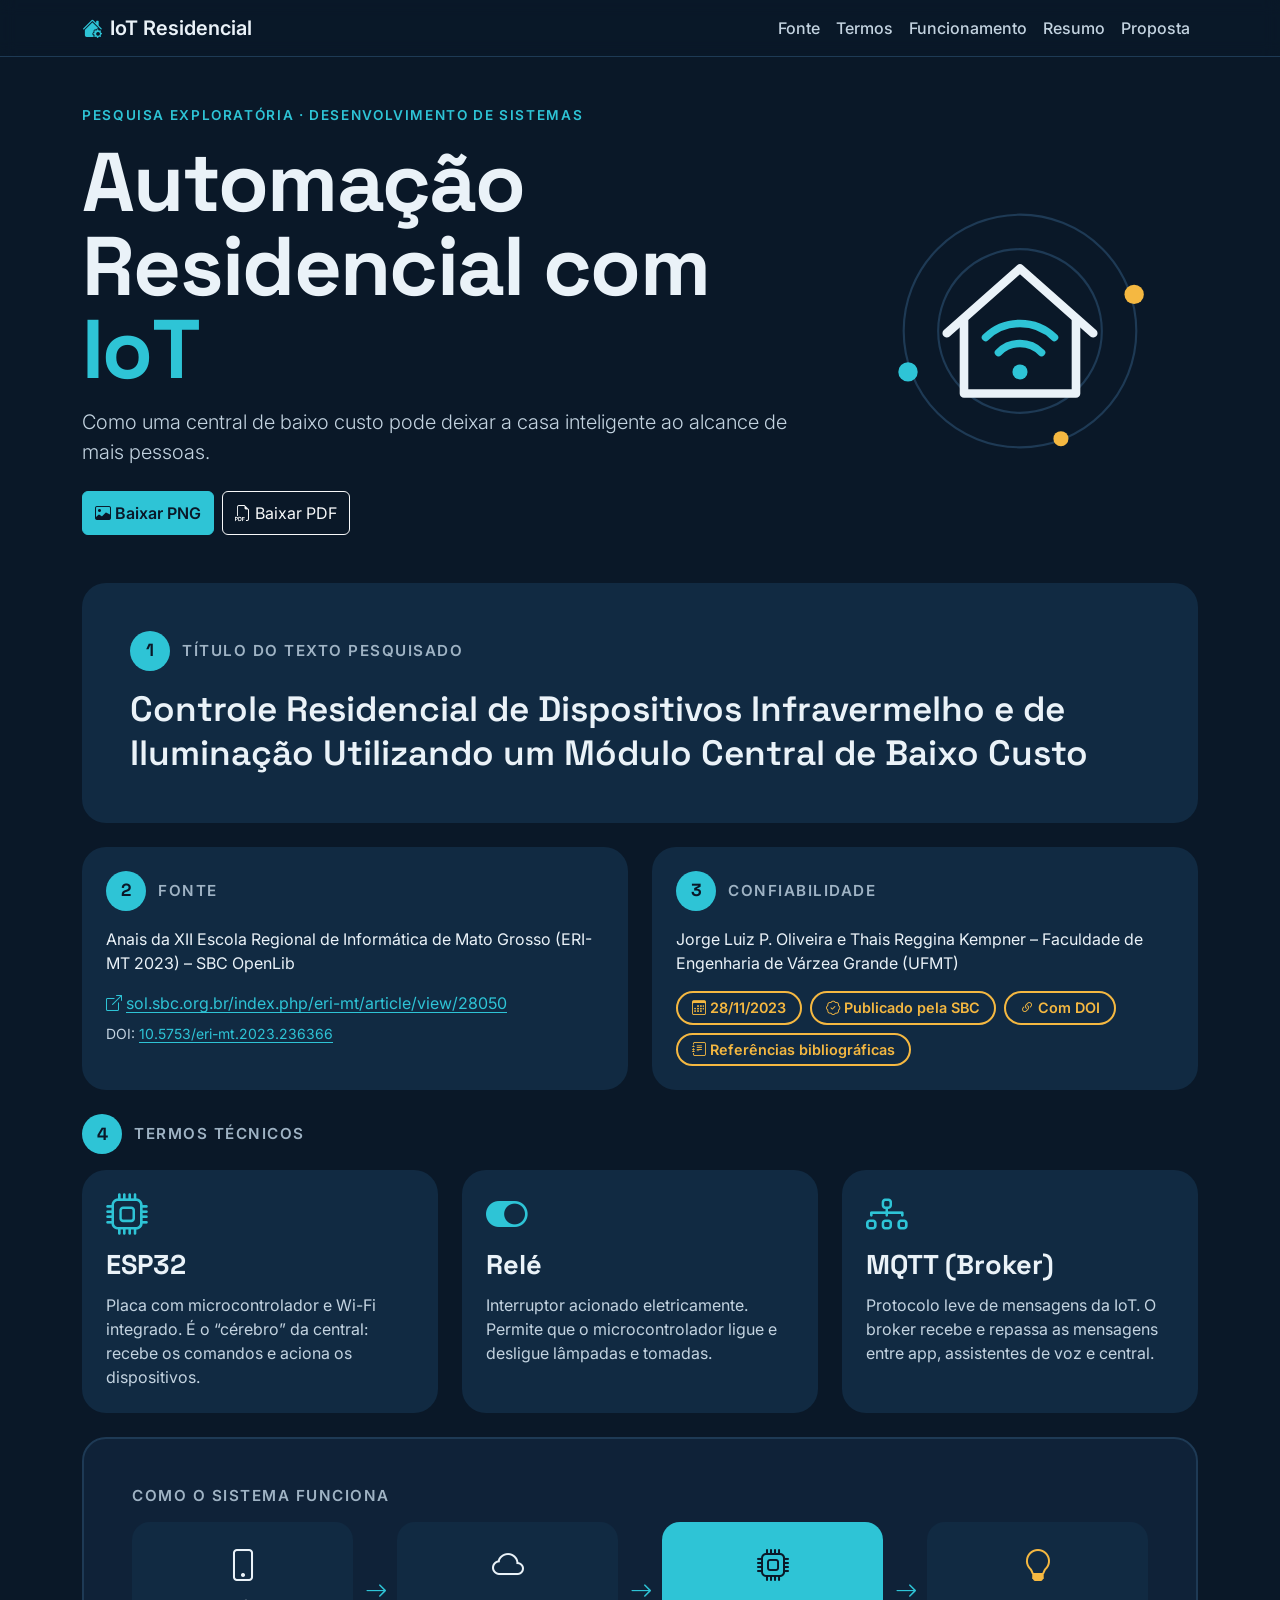
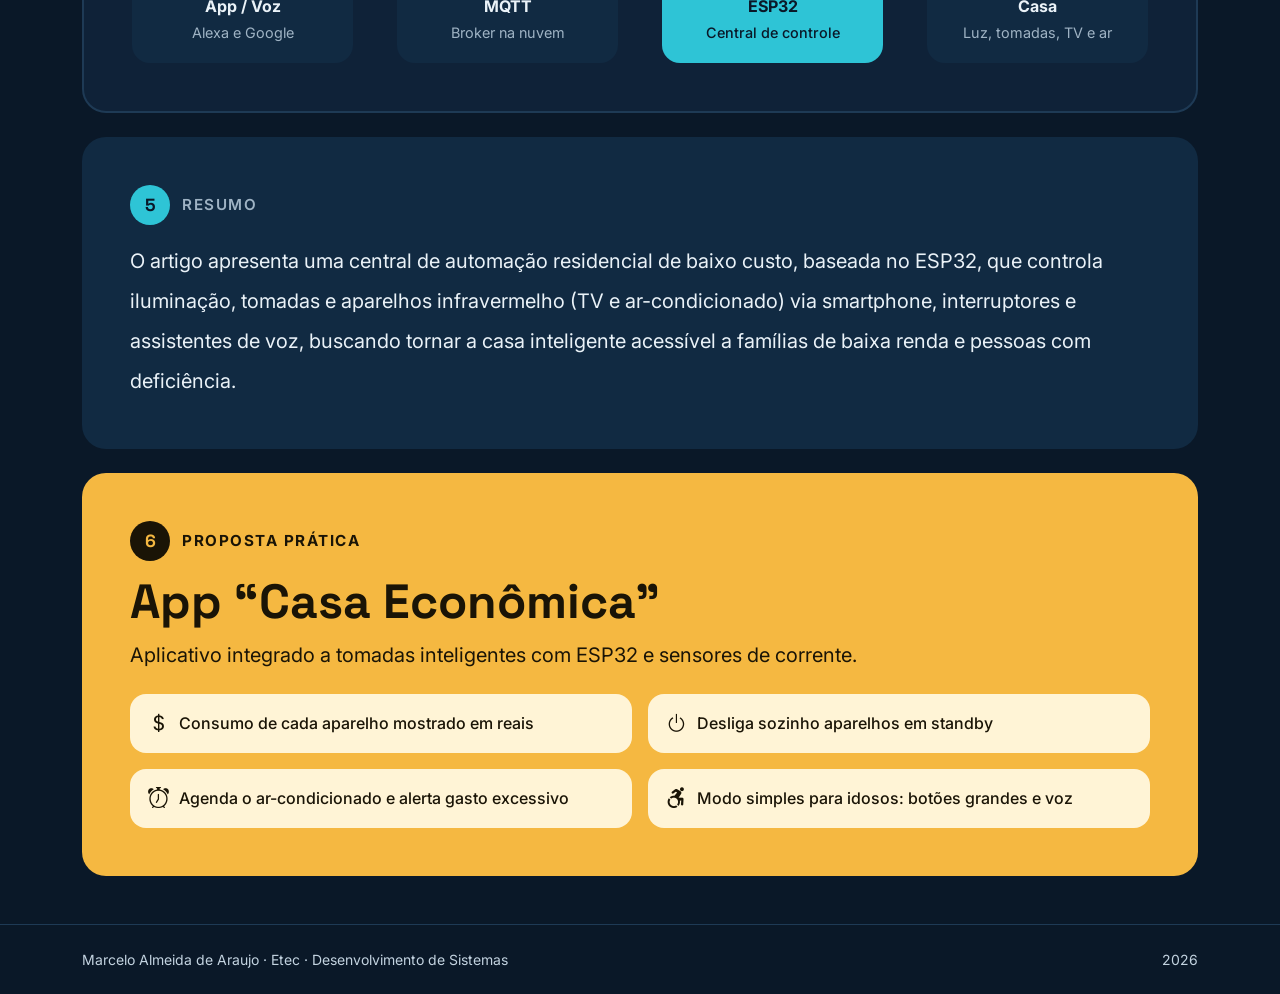
<file: index.html>
<!doctype html>
<html lang="pt-BR" data-bs-theme="dark">
<head>
  <meta charset="utf-8">
  <meta name="viewport" content="width=device-width, initial-scale=1">
  <title>Automação Residencial com IoT | Pesquisa Exploratória</title>
  <meta name="description" content="Infográfico de pesquisa exploratória sobre automação residencial com Internet das Coisas (IoT): fonte, confiabilidade, termos técnicos, resumo e proposta prática.">
  <meta name="author" content="Marcelo Almeida de Araujo">
  <meta name="theme-color" content="#0A1828">

  <!-- Open Graph (prévia ao compartilhar o link) -->
  <meta property="og:type" content="website">
  <meta property="og:locale" content="pt_BR">
  <meta property="og:title" content="Automação Residencial com IoT">
  <meta property="og:description" content="Pesquisa exploratória em Desenvolvimento de Sistemas: central de automação residencial de baixo custo com ESP32.">

  <link rel="icon" href="assets/img/favicon.svg" type="image/svg+xml">

  <!-- Fontes -->
  <link rel="preconnect" href="https://fonts.googleapis.com">
  <link rel="preconnect" href="https://fonts.gstatic.com" crossorigin>
  <link href="https://fonts.googleapis.com/css2?family=Inter:wght@400;500;600;700&family=Space+Grotesk:wght@500;600;700&display=swap" rel="stylesheet">

  <!-- Bootstrap 5 + Bootstrap Icons -->
  <link href="https://cdn.jsdelivr.net/npm/bootstrap@5.3.3/dist/css/bootstrap.min.css" rel="stylesheet" integrity="sha384-QWTKZyjpPEjISv5WaRU9OFeRpok6YctnYmDr5pNlyT2bRjXh0JMhjY6hW+ALEwIH" crossorigin="anonymous">
  <link href="https://cdn.jsdelivr.net/npm/bootstrap-icons@1.11.3/font/bootstrap-icons.min.css" rel="stylesheet">

  <!-- Estilos do projeto -->
  <link href="assets/css/style.css" rel="stylesheet">
</head>
<body>
  <a class="visually-hidden-focusable skip-link" href="#conteudo">Pular para o conteúdo</a>

  <!-- Barra de navegação -->
  <nav class="navbar navbar-expand-md sticky-top site-nav" aria-label="Navegação principal">
    <div class="container">
      <a class="navbar-brand d-flex align-items-center gap-2" href="#topo">
        <i class="bi bi-house-gear-fill text-accent" aria-hidden="true"></i>
        <span class="fw-semibold">IoT Residencial</span>
      </a>
      <button class="navbar-toggler" type="button" data-bs-toggle="collapse" data-bs-target="#menu" aria-controls="menu" aria-expanded="false" aria-label="Abrir menu">
        <span class="navbar-toggler-icon"></span>
      </button>
      <div class="collapse navbar-collapse" id="menu">
        <ul class="navbar-nav ms-auto">
          <li class="nav-item"><a class="nav-link" href="#fonte">Fonte</a></li>
          <li class="nav-item"><a class="nav-link" href="#termos">Termos</a></li>
          <li class="nav-item"><a class="nav-link" href="#funcionamento">Funcionamento</a></li>
          <li class="nav-item"><a class="nav-link" href="#resumo">Resumo</a></li>
          <li class="nav-item"><a class="nav-link" href="#proposta">Proposta</a></li>
        </ul>
      </div>
    </div>
  </nav>

  <!-- Cabeçalho -->
  <header id="topo" class="hero">
    <div class="container py-5">
      <div class="row align-items-center g-4">
        <div class="col-lg-8">
          <p class="eyebrow mb-3">Pesquisa exploratória · Desenvolvimento de Sistemas</p>
          <h1 class="display-title mb-3">Automação Residencial com <span class="text-accent">IoT</span></h1>
          <p class="lead text-soft mb-4">Como uma central de baixo custo pode deixar a casa inteligente ao alcance de mais pessoas.</p>
          <div class="d-flex flex-wrap gap-2">
            <a class="btn btn-accent" href="assets/downloads/infografico-automacao-residencial-iot.png" download>
              <i class="bi bi-image me-1" aria-hidden="true"></i> Baixar PNG
            </a>
            <a class="btn btn-outline-light" href="assets/downloads/infografico-automacao-residencial-iot.pdf" download>
              <i class="bi bi-filetype-pdf me-1" aria-hidden="true"></i> Baixar PDF
            </a>
          </div>
        </div>
        <div class="col-lg-4 text-center d-none d-lg-block">
          <svg class="hero-art" viewBox="0 0 260 240" fill="none" aria-hidden="true">
            <circle cx="130" cy="130" r="108" stroke="#1E3A55" stroke-width="2"/>
            <circle cx="130" cy="130" r="76" stroke="#1E3A55" stroke-width="2"/>
            <path d="M62 132 L130 72 L198 132" stroke="#EAF2F8" stroke-width="8" stroke-linecap="round" stroke-linejoin="round"/>
            <path d="M78 120 V188 H182 V120" stroke="#EAF2F8" stroke-width="8" stroke-linecap="round" stroke-linejoin="round"/>
            <path class="wave wave-1" d="M110 150 a28 28 0 0 1 40 0" stroke="#2EC4D6" stroke-width="7" stroke-linecap="round"/>
            <path class="wave wave-2" d="M98 136 a46 46 0 0 1 64 0" stroke="#2EC4D6" stroke-width="7" stroke-linecap="round"/>
            <circle cx="130" cy="168" r="7" fill="#2EC4D6"/>
            <circle cx="236" cy="96" r="9" fill="#F5B841"/>
            <circle cx="26" cy="168" r="9" fill="#2EC4D6"/>
            <circle cx="168" cy="230" r="7" fill="#F5B841"/>
          </svg>
        </div>
      </div>
    </div>
  </header>

  <main id="conteudo" class="container pb-5">

    <!-- 1. Título -->
    <section class="info-card p-4 p-md-5 mb-4" aria-labelledby="h-titulo">
      <h2 id="h-titulo" class="section-label"><span class="step">1</span> Título do texto pesquisado</h2>
      <p class="article-title mb-0">Controle Residencial de Dispositivos Infravermelho e de Iluminação Utilizando um Módulo Central de Baixo Custo</p>
    </section>

    <!-- 2 e 3. Fonte e Confiabilidade -->
    <div id="fonte" class="row g-4 mb-4">
      <div class="col-md-6">
        <section class="info-card h-100 p-4" aria-labelledby="h-fonte">
          <h2 id="h-fonte" class="section-label"><span class="step">2</span> Fonte</h2>
          <p>Anais da XII Escola Regional de Informática de Mato Grosso (ERI-MT 2023) – SBC OpenLib</p>
          <p class="mb-2">
            <a class="link-accent text-break" href="https://sol.sbc.org.br/index.php/eri-mt/article/view/28050" target="_blank" rel="noopener">
              <i class="bi bi-box-arrow-up-right me-1" aria-hidden="true"></i>sol.sbc.org.br/index.php/eri-mt/article/view/28050
            </a>
          </p>
          <p class="small text-soft mb-0">DOI: <a class="link-accent" href="https://doi.org/10.5753/eri-mt.2023.236366" target="_blank" rel="noopener">10.5753/eri-mt.2023.236366</a></p>
        </section>
      </div>
      <div class="col-md-6">
        <section class="info-card h-100 p-4" aria-labelledby="h-conf">
          <h2 id="h-conf" class="section-label"><span class="step">3</span> Confiabilidade</h2>
          <p>Jorge Luiz P. Oliveira e Thais Reggina Kempner – Faculdade de Engenharia de Várzea Grande (UFMT)</p>
          <ul class="list-unstyled d-flex flex-wrap gap-2 mb-0">
            <li class="chip"><i class="bi bi-calendar3 me-1" aria-hidden="true"></i>28/11/2023</li>
            <li class="chip"><i class="bi bi-patch-check me-1" aria-hidden="true"></i>Publicado pela SBC</li>
            <li class="chip"><i class="bi bi-link-45deg me-1" aria-hidden="true"></i>Com DOI</li>
            <li class="chip"><i class="bi bi-journal-text me-1" aria-hidden="true"></i>Referências bibliográficas</li>
          </ul>
        </section>
      </div>
    </div>

    <!-- 4. Termos técnicos -->
    <section id="termos" class="mb-4" aria-labelledby="h-termos">
      <h2 id="h-termos" class="section-label"><span class="step">4</span> Termos técnicos</h2>
      <div class="row g-4">
        <div class="col-md-4">
          <article class="info-card h-100 p-4">
            <i class="bi bi-cpu term-icon" aria-hidden="true"></i>
            <h3 class="term-title">ESP32</h3>
            <p class="text-soft mb-0">Placa com microcontrolador e Wi-Fi integrado. É o “cérebro” da central: recebe os comandos e aciona os dispositivos.</p>
          </article>
        </div>
        <div class="col-md-4">
          <article class="info-card h-100 p-4">
            <i class="bi bi-toggle-on term-icon" aria-hidden="true"></i>
            <h3 class="term-title">Relé</h3>
            <p class="text-soft mb-0">Interruptor acionado eletricamente. Permite que o microcontrolador ligue e desligue lâmpadas e tomadas.</p>
          </article>
        </div>
        <div class="col-md-4">
          <article class="info-card h-100 p-4">
            <i class="bi bi-diagram-3 term-icon" aria-hidden="true"></i>
            <h3 class="term-title">MQTT (Broker)</h3>
            <p class="text-soft mb-0">Protocolo leve de mensagens da IoT. O broker recebe e repassa as mensagens entre app, assistentes de voz e central.</p>
          </article>
        </div>
      </div>
    </section>

    <!-- Como funciona -->
    <section id="funcionamento" class="flow-card p-4 p-md-5 mb-4" aria-labelledby="h-flow">
      <h2 id="h-flow" class="section-label">Como o sistema funciona</h2>
      <ol class="flow list-unstyled mb-0">
        <li class="flow-step">
          <i class="bi bi-phone" aria-hidden="true"></i>
          <strong>App / Voz</strong>
          <span>Alexa e Google</span>
        </li>
        <li class="flow-step">
          <i class="bi bi-cloud" aria-hidden="true"></i>
          <strong>MQTT</strong>
          <span>Broker na nuvem</span>
        </li>
        <li class="flow-step flow-step-main">
          <i class="bi bi-cpu" aria-hidden="true"></i>
          <strong>ESP32</strong>
          <span>Central de controle</span>
        </li>
        <li class="flow-step">
          <i class="bi bi-lightbulb text-warm" aria-hidden="true"></i>
          <strong>Casa</strong>
          <span>Luz, tomadas, TV e ar</span>
        </li>
      </ol>
    </section>

    <!-- 5. Resumo -->
    <section id="resumo" class="info-card p-4 p-md-5 mb-4" aria-labelledby="h-resumo">
      <h2 id="h-resumo" class="section-label"><span class="step">5</span> Resumo</h2>
      <p class="fs-5 lh-lg mb-0">O artigo apresenta uma central de automação residencial de baixo custo, baseada no ESP32, que controla iluminação, tomadas e aparelhos infravermelho (TV e ar-condicionado) via smartphone, interruptores e assistentes de voz, buscando tornar a casa inteligente acessível a famílias de baixa renda e pessoas com deficiência.</p>
    </section>

    <!-- 6. Proposta prática -->
    <section id="proposta" class="proposal-card p-4 p-md-5" aria-labelledby="h-proposta">
      <h2 id="h-proposta" class="section-label section-label-dark"><span class="step step-dark">6</span> Proposta prática</h2>
      <p class="proposal-title">App “Casa Econômica”</p>
      <p class="fs-5 mb-4">Aplicativo integrado a tomadas inteligentes com ESP32 e sensores de corrente.</p>
      <ul class="row g-3 list-unstyled mb-0">
        <li class="col-sm-6"><div class="feature"><i class="bi bi-currency-dollar" aria-hidden="true"></i> Consumo de cada aparelho mostrado em reais</div></li>
        <li class="col-sm-6"><div class="feature"><i class="bi bi-power" aria-hidden="true"></i> Desliga sozinho aparelhos em standby</div></li>
        <li class="col-sm-6"><div class="feature"><i class="bi bi-alarm" aria-hidden="true"></i> Agenda o ar-condicionado e alerta gasto excessivo</div></li>
        <li class="col-sm-6"><div class="feature"><i class="bi bi-person-wheelchair" aria-hidden="true"></i> Modo simples para idosos: botões grandes e voz</div></li>
      </ul>
    </section>
  </main>

  <footer class="site-footer py-4">
    <div class="container d-flex flex-column flex-sm-row justify-content-between gap-2 small text-soft">
      <span>Marcelo Almeida de Araujo · Etec · Desenvolvimento de Sistemas</span>
      <span>2026</span>
    </div>
  </footer>

  <script src="https://cdn.jsdelivr.net/npm/bootstrap@5.3.3/dist/js/bootstrap.bundle.min.js" integrity="sha384-YvpcrYf0tY3lHB60NNkmXc5s9fDVZLESaAA55NDzOxhy9GkcIdslK1eN7N6jIeHz" crossorigin="anonymous"></script>
</body>
</html>
</file>
<file: assets/css/style.css>
/* =========================================================
   Automação Residencial com IoT — estilos do projeto
   Paleta: azul-marinho (tecnologia), ciano (conectividade),
   âmbar (luz / economia de energia)
   ========================================================= */

:root {
  --iot-bg: #0A1828;
  --iot-surface: #112A42;
  --iot-surface-2: #0F2238;
  --iot-line: #1E3A55;
  --iot-text: #EAF2F8;
  --iot-soft: #C3D3E0;
  --iot-muted: #9FB3C4;
  --iot-accent: #2EC4D6;
  --iot-accent-hover: #5FD8E6;
  --iot-warm: #F5B841;
  --iot-warm-light: #FFF4D6;
  --iot-ink: #1A1406;

  /* Integração com as variáveis do Bootstrap */
  --bs-body-bg: var(--iot-bg);
  --bs-body-color: var(--iot-text);
  --bs-body-font-family: "Inter", system-ui, -apple-system, "Segoe UI", sans-serif;
  --bs-link-color-rgb: 46, 196, 214;
  --bs-link-hover-color-rgb: 95, 216, 230;
}

[data-bs-theme="dark"] {
  --bs-body-bg: var(--iot-bg);
  --bs-body-color: var(--iot-text);
}

html { scroll-behavior: smooth; scroll-padding-top: 80px; }
body { background: var(--iot-bg); color: var(--iot-text); }

/* ---------- Utilitários ---------- */
.text-accent { color: var(--iot-accent) !important; }
.text-warm   { color: var(--iot-warm) !important; }
.text-soft   { color: var(--iot-soft) !important; }

.link-accent { color: var(--iot-accent); text-underline-offset: 3px; }
.link-accent:hover, .link-accent:focus { color: var(--iot-accent-hover); }

.skip-link {
  position: absolute; top: 8px; left: 8px; z-index: 2000;
  background: var(--iot-accent); color: var(--iot-bg);
  padding: 8px 16px; border-radius: 8px; font-weight: 600;
}

:focus-visible { outline: 3px solid var(--iot-warm); outline-offset: 3px; }

/* ---------- Navegação ---------- */
.site-nav {
  background: rgba(10, 24, 40, 0.88);
  backdrop-filter: blur(8px);
  border-bottom: 1px solid var(--iot-line);
}
.site-nav .navbar-brand { color: var(--iot-text); }
.site-nav .nav-link { color: var(--iot-soft); font-weight: 500; }
.site-nav .nav-link:hover, .site-nav .nav-link:focus { color: var(--iot-accent); }

/* ---------- Cabeçalho ---------- */
.eyebrow {
  font-size: 0.85rem; font-weight: 600;
  letter-spacing: 0.12em; text-transform: uppercase;
  color: var(--iot-accent);
}
.display-title {
  font-family: "Space Grotesk", sans-serif;
  font-weight: 700; letter-spacing: -0.02em; line-height: 1;
  font-size: clamp(2.6rem, 7vw, 5.2rem);
}
.hero-art { width: 100%; max-width: 280px; height: auto; }

.btn-accent {
  --bs-btn-bg: var(--iot-accent);
  --bs-btn-border-color: var(--iot-accent);
  --bs-btn-color: var(--iot-bg);
  --bs-btn-hover-bg: var(--iot-accent-hover);
  --bs-btn-hover-border-color: var(--iot-accent-hover);
  --bs-btn-hover-color: var(--iot-bg);
  --bs-btn-active-bg: var(--iot-accent-hover);
  --bs-btn-active-color: var(--iot-bg);
  font-weight: 600;
}
.btn { min-height: 44px; display: inline-flex; align-items: center; }

/* Animação das ondas do Wi-Fi */
.wave { animation: pulse 2.4s ease-in-out infinite; }
.wave-2 { animation-delay: 0.4s; }
@keyframes pulse {
  0%, 100% { opacity: 1; }
  50% { opacity: 0.35; }
}
@media (prefers-reduced-motion: reduce) {
  .wave { animation: none; }
  html { scroll-behavior: auto; }
}

/* ---------- Cards ---------- */
.info-card {
  background: var(--iot-surface);
  border-radius: 24px;
  transition: transform 0.2s ease, box-shadow 0.2s ease;
}
article.info-card:hover {
  transform: translateY(-4px);
  box-shadow: 0 12px 28px rgba(0, 0, 0, 0.35);
}

.section-label {
  display: flex; align-items: center; gap: 12px;
  font-size: 0.95rem; font-weight: 600;
  letter-spacing: 0.1em; text-transform: uppercase;
  color: var(--iot-muted);
  margin-bottom: 1rem;
}
.step {
  flex: 0 0 40px; width: 40px; height: 40px; border-radius: 50%;
  display: inline-flex; align-items: center; justify-content: center;
  background: var(--iot-accent); color: var(--iot-bg);
  font-family: "Space Grotesk", sans-serif; font-weight: 700; font-size: 1.1rem;
  letter-spacing: 0;
}

.article-title {
  font-family: "Space Grotesk", sans-serif;
  font-weight: 600; line-height: 1.25;
  font-size: clamp(1.4rem, 3vw, 2.2rem);
}

.chip {
  border: 2px solid var(--iot-warm); color: var(--iot-warm);
  border-radius: 999px; padding: 4px 14px;
  font-size: 0.9rem; font-weight: 600;
}

.term-icon { font-size: 2.6rem; color: var(--iot-accent); line-height: 1; }
.term-title {
  font-family: "Space Grotesk", sans-serif; font-weight: 700;
  font-size: 1.7rem; margin: 0.75rem 0;
}

/* ---------- Fluxo "Como funciona" ---------- */
.flow-card {
  background: var(--iot-surface-2);
  border: 2px solid var(--iot-line);
  border-radius: 24px;
}
.flow {
  display: grid;
  grid-template-columns: 1fr;
  gap: 40px;
  counter-reset: none;
}
.flow-step {
  position: relative;
  background: var(--iot-surface);
  border-radius: 18px;
  padding: 20px 14px;
  display: flex; flex-direction: column; align-items: center;
  gap: 4px; text-align: center;
}
.flow-step i { font-size: 2rem; }
.flow-step span { font-size: 0.9rem; color: var(--iot-muted); }
.flow-step-main { background: var(--iot-accent); color: var(--iot-bg); }
.flow-step-main span { color: var(--iot-bg); font-weight: 500; }

/* Setas entre as etapas: para baixo no celular, para o lado no desktop */
.flow-step:not(:last-child)::after {
  content: "\F128"; /* bi-arrow-down */
  font-family: "bootstrap-icons";
  position: absolute;
  left: 50%; bottom: -34px; transform: translateX(-50%);
  color: var(--iot-accent); font-size: 1.4rem;
}
@media (min-width: 768px) {
  .flow { grid-template-columns: repeat(4, minmax(0, 1fr)); gap: 44px; }
  .flow-step:not(:last-child)::after {
    content: "\F138"; /* bi-arrow-right */
    left: auto; right: -34px; bottom: auto; top: 50%;
    transform: translateY(-50%);
  }
}

/* ---------- Proposta ---------- */
.proposal-card {
  background: var(--iot-warm); color: var(--iot-ink);
  border-radius: 24px;
}
.section-label-dark { color: var(--iot-ink); font-weight: 700; }
.step-dark { background: var(--iot-ink); color: var(--iot-warm); }
.proposal-title {
  font-family: "Space Grotesk", sans-serif; font-weight: 700;
  font-size: clamp(2rem, 5vw, 3rem); line-height: 1.05;
  margin-bottom: 0.75rem;
}
.feature {
  background: var(--iot-warm-light);
  border-radius: 16px; padding: 14px 18px; height: 100%;
  font-weight: 500;
  display: flex; align-items: center; gap: 10px;
}
.feature i { font-size: 1.3rem; }

/* ---------- Rodapé ---------- */
.site-footer { border-top: 1px solid var(--iot-line); }

/* ---------- Impressão ---------- */
@media print {
  .site-nav, .btn, .skip-link { display: none !important; }
  body, .info-card, .flow-card, .proposal-card {
    -webkit-print-color-adjust: exact; print-color-adjust: exact;
  }
}
</file>
